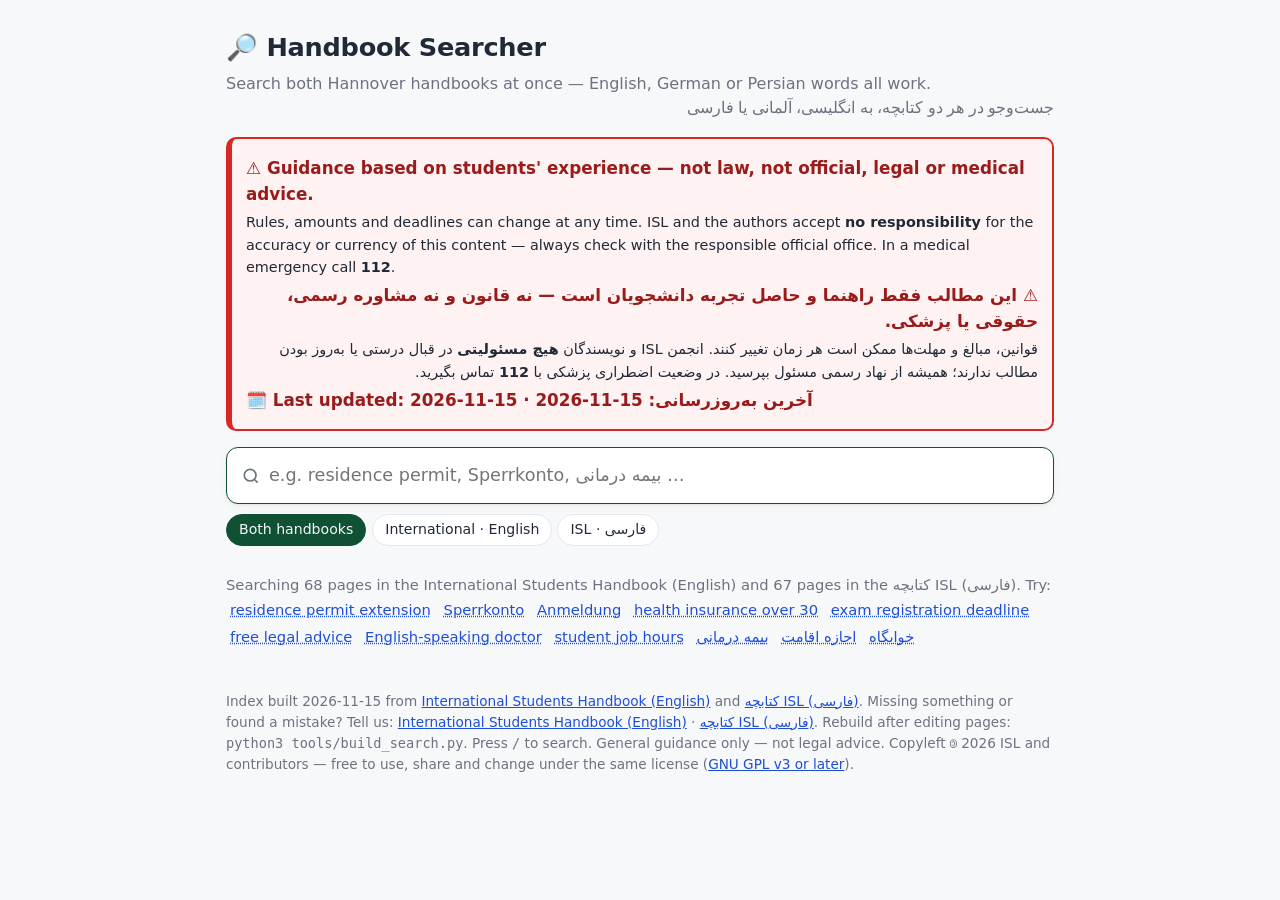
<file: search/index.html>
<!doctype html>
<!-- SPDX-License-Identifier: GPL-3.0-or-later · Copyleft 🄯 2026 ISL and contributors -->
<html lang="en">
<head>
<meta charset="utf-8">
<meta name="viewport" content="width=device-width, initial-scale=1">
<title>Handbook Searcher</title>
<meta name="description" content="Search both Hannover student handbooks — the English handbook for international students and the Persian ISL handbook — in one place.">
<style>
:root {
  --bg: #f7f8fa; --panel: #ffffff; --text: #1f2937; --muted: #6b7280; --line: #e5e7eb;
  --accent: #0f5132; --accent-soft: #e7f3ec; --isl: #1e3a8a; --isl-soft: #e8edfb;
  --mark: #fde68a; --mark-text: #111827; --link: #1d4ed8; --shadow: 0 1px 2px rgba(0,0,0,.05), 0 2px 8px rgba(0,0,0,.04);
  --danger: #fef2f2; --danger-line: #dc2626; --danger-text: #991b1b; --tip: #ecfdf5; --tip-line: #10b981; --note: #eff6ff; --note-line: #3b82f6; --warn: #fffbeb; --warn-line: #f59e0b;
}
@media (prefers-color-scheme: dark) {
  :root:not([data-theme="light"]) {
    --bg: #0f1115; --panel: #171a21; --text: #e5e7eb; --muted: #9ca3af; --line: #2a2f3a;
    --accent: #6fcf97; --accent-soft: #15291f; --isl: #93b4ff; --isl-soft: #18213a;
    --mark: #8a6d0b; --mark-text: #fff; --link: #8ab4ff; --shadow: none;
    --danger: #2a1215; --danger-line: #f87171; --danger-text: #fca5a5; --tip: #10241b; --tip-line: #34d399; --note: #111d33; --note-line: #60a5fa; --warn: #2a2110; --warn-line: #fbbf24;
  }
}
:root[data-theme="dark"] {
  --bg: #0f1115; --panel: #171a21; --text: #e5e7eb; --muted: #9ca3af; --line: #2a2f3a;
  --accent: #6fcf97; --accent-soft: #15291f; --isl: #93b4ff; --isl-soft: #18213a;
  --mark: #8a6d0b; --mark-text: #fff; --link: #8ab4ff; --shadow: none;
  --danger: #2a1215; --danger-line: #f87171; --danger-text: #fca5a5; --tip: #10241b; --tip-line: #34d399; --note: #111d33; --note-line: #60a5fa; --warn: #2a2110; --warn-line: #fbbf24;
}
* { box-sizing: border-box; }
body { margin: 0; background: var(--bg); color: var(--text); font: 16px/1.55 system-ui, -apple-system, "Segoe UI", "Noto Sans", "Vazirmatn", Tahoma, sans-serif; }
a { color: var(--link); }
.wrap { max-width: 860px; margin: 0 auto; padding: 28px 16px 64px; }
header h1 { margin: 0; font-size: 1.6rem; letter-spacing: -.01em; }
header p { margin: 4px 0 0; color: var(--muted); }
header .fa { font-family: "Vazirmatn", Tahoma, sans-serif; text-align: start; margin-top: 0; }
.searchbar { position: sticky; top: 0; z-index: 5; background: var(--bg); padding: 16px 0 10px; }
.box { display: flex; align-items: center; gap: 8px; background: var(--panel); border: 1px solid var(--line); border-radius: 12px; padding: 4px 6px 4px 14px; box-shadow: var(--shadow); }
.box:focus-within { border-color: var(--accent); }
.box svg { flex: none; color: var(--muted); }
#q { flex: 1; min-width: 0; border: 0; outline: 0; background: transparent; color: var(--text); font: inherit; font-size: 1.1rem; padding: 10px 0; }
#clear { border: 0; background: transparent; color: var(--muted); font-size: 1.3rem; cursor: pointer; padding: 4px 10px; visibility: hidden; }
.filters { display: flex; flex-wrap: wrap; gap: 6px; margin-top: 10px; align-items: center; }
.chip { border: 1px solid var(--line); background: var(--panel); color: var(--text); border-radius: 999px; padding: 4px 12px; font: inherit; font-size: .88rem; cursor: pointer; }
.chip[aria-pressed="true"] { background: var(--accent); border-color: var(--accent); color: var(--bg); }
.status { color: var(--muted); font-size: .9rem; margin-left: auto; }
.examples { margin: 18px 0 0; color: var(--muted); font-size: .92rem; }
.examples button { border: 0; background: none; color: var(--link); cursor: pointer; font: inherit; padding: 2px 4px; text-decoration: underline dotted; }
.card { background: var(--panel); border: 1px solid var(--line); border-radius: 12px; margin: 12px 0; padding: 14px 16px; box-shadow: var(--shadow); }
.card .meta { display: flex; flex-wrap: wrap; gap: 8px; align-items: center; font-size: .8rem; color: var(--muted); }
.badge { border-radius: 6px; padding: 1px 8px; font-weight: 600; background: var(--accent-soft); color: var(--accent); }
.badge.isl { background: var(--isl-soft); color: var(--isl); }
.card h2 { font-size: 1.08rem; margin: 6px 0 2px; }
.card h2 a { color: var(--text); text-decoration: none; }
.card h2 a:hover { text-decoration: underline; }
.hit { border-top: 1px solid var(--line); margin-top: 10px; padding-top: 8px; }
.hit:first-of-type { border-top: 0; margin-top: 4px; padding-top: 0; }
.hit-head { display: flex; gap: 8px; align-items: baseline; justify-content: space-between; }
.hit-head button { border: 0; background: none; padding: 0; font: inherit; font-weight: 600; color: var(--text); cursor: pointer; text-align: start; }
.hit-head button::before { content: "▸ "; color: var(--muted); }
.hit-head button[aria-expanded="true"]::before { content: "▾ "; }
.hit-head a { font-size: .8rem; white-space: nowrap; }
.snippet { color: var(--muted); font-size: .93rem; margin: 2px 0 0; overflow-wrap: anywhere; }
mark { background: var(--mark); color: var(--mark-text); border-radius: 3px; padding: 0 1px; }
.content { margin-top: 8px; font-size: .95rem; overflow-wrap: anywhere; }
.content table { border-collapse: collapse; width: 100%; font-size: .86rem; display: block; overflow-x: auto; }
.content th, .content td { border: 1px solid var(--line); padding: 4px 8px; vertical-align: top; text-align: start; }
.content ul, .content ol { padding-inline-start: 22px; margin: 6px 0; }
.content li { margin: 3px 0; }
.content li.sub { margin-inline-start: 22px; list-style: circle; }
.content pre { background: var(--bg); border: 1px solid var(--line); border-radius: 8px; padding: 8px 10px; overflow-x: auto; direction: ltr; text-align: left; }
.content code { font-size: .88em; }
.content img { max-width: 100%; height: auto; background: #fff; border-radius: 8px; }
.content h4 { margin: 10px 0 4px; }
.alert { border-inline-start: 4px solid var(--note-line); background: var(--note); border-radius: 6px; padding: 6px 10px; margin: 8px 0; }
.alert.tip { border-color: var(--tip-line); background: var(--tip); }
.alert.warning, .alert.caution, .alert.important { border-color: var(--warn-line); background: var(--warn); }
.disclaimer { margin: 16px 0 0; padding: 12px 14px; border: 2px solid var(--danger-line); border-inline-start-width: 6px; background: var(--danger); border-radius: 10px; font-size: .9rem; }
.disclaimer p { margin: 4px 0; }
.disclaimer .big { font-weight: 700; font-size: 1.05rem; color: var(--danger-text); }
.empty { text-align: center; color: var(--muted); padding: 40px 0; }
footer { margin-top: 40px; color: var(--muted); font-size: .85rem; }
[dir="rtl"] { font-family: "Vazirmatn", Tahoma, system-ui, sans-serif; }
@media (max-width: 560px) { header h1 { font-size: 1.35rem; } .status { width: 100%; margin-left: 0; } }
</style>
</head>
<body>
<div class="wrap">
  <header>
    <h1>🔎 Handbook Searcher</h1>
    <p>Search both Hannover handbooks at once — English, German or Persian words all work.</p>
    <p class="fa" dir="rtl" lang="fa">جست‌وجو در هر دو کتابچه، به انگلیسی، آلمانی یا فارسی</p>
  </header>

  <aside class="disclaimer" role="note">
    <p class="big">⚠️ Guidance based on students' experience — not law, not official, legal or medical advice.</p>
    <p>Rules, amounts and deadlines can change at any time. ISL and the authors accept <strong>no responsibility</strong> for the accuracy or currency of this content — always check with the responsible official office. In a medical emergency call <strong>112</strong>.</p>
    <p class="big" dir="rtl" lang="fa">⚠️ این مطالب فقط راهنما و حاصل تجربه دانشجویان است — نه قانون و نه مشاوره رسمی، حقوقی یا پزشکی.</p>
    <p dir="rtl" lang="fa">قوانین، مبالغ و مهلت‌ها ممکن است هر زمان تغییر کنند. انجمن ISL و نویسندگان <strong>هیچ مسئولیتی</strong> در قبال درستی یا به‌روز بودن مطالب ندارند؛ همیشه از نهاد رسمی مسئول بپرسید. در وضعیت اضطراری پزشکی با <strong>112</strong> تماس بگیرید.</p>
    <p class="big" id="updated"></p>
  </aside>

  <div class="searchbar">
    <div class="box">
      <svg width="20" height="20" viewBox="0 0 24 24" fill="none" stroke="currentColor" stroke-width="2" aria-hidden="true"><circle cx="11" cy="11" r="7"/><path d="m20 20-3.5-3.5"/></svg>
      <input id="q" type="search" dir="auto" autocomplete="off" spellcheck="false"
             placeholder="e.g. residence permit, Sperrkonto, بیمه درمانی …" aria-label="Search the handbooks">
      <button id="clear" type="button" aria-label="Clear search">×</button>
    </div>
    <div class="filters" role="group" aria-label="Which handbook">
      <button class="chip" data-hb="" aria-pressed="true">Both handbooks</button>
      <span id="hb-chips"></span>
      <span class="status" id="status" aria-live="polite"></span>
    </div>
  </div>

  <main id="results"></main>

  <footer id="footer"></footer>
</div>

<script src="search-index.js"></script>
<script>
(() => {
  "use strict";
  const DATA = window.HANDBOOK_SEARCH;
  const $ = (id) => document.getElementById(id);
  const results = $("results"), input = $("q"), status = $("status");

  if (!DATA) {
    results.innerHTML = '<p class="empty">The search index is missing. Run <code>python3 tools/build_search.py</code> and reload.</p>';
    return;
  }

  // Same steps as normalize() in tools/build_search.py.
  const FA_DIGITS = "۰۱۲۳۴۵۶۷۸۹", AR_DIGITS = "٠١٢٣٤٥٦٧٨٩";
  const LETTERS = { "ي": "ی", "ى": "ی", "ك": "ک", "ة": "ه", "‌": "", "‍": "", "ـ": "" };
  function norm(s) {
    s = s.replace(/[يىكة‌‍ـ]/g, (c) => LETTERS[c])
         .replace(/[۰-۹]/g, (c) => FA_DIGITS.indexOf(c))
         .replace(/[٠-٩]/g, (c) => AR_DIGITS.indexOf(c));
    s = s.normalize("NFKD").replace(/\p{Mn}/gu, "").toLowerCase().replace(/ß/g, "ss");
    return s.replace(/[^\p{L}\p{N}_]+/gu, " ").trim();
  }

  // Plain searchable text of a markdown chunk: link targets and markup removed.
  const toText = (md) => md.replace(/!?\[([^\]]*)\]\([^)]*\)/g, "$1").replace(/\[!(TIP|NOTE|WARNING|IMPORTANT|CAUTION)\]/g, "")
                            .replace(/[*_`>#|]/g, " ").replace(/-{3,}/g, " ");

  const HB = DATA.handbooks, PAGES = DATA.pages;
  const SYN = new Map(), PHRASES = [];
  for (const group of DATA.synonyms) {
    const g = [...new Set(group.map(norm).filter(Boolean))];
    for (const w of g) { SYN.set(w, g); if (w.includes(" ")) PHRASES.push(w); }
  }
  PHRASES.sort((a, b) => b.length - a.length);
  const ITEMS = DATA.items.map(([p, heading, anchor, md]) => {
    const page = PAGES[p], text = toText(md);
    return { p, page, heading, anchor, md, text,
             nTitle: norm(`${page.n} ${page.t}`), nHead: norm(heading), nBody: norm(text) };
  });

  // ---- query parsing and scoring (mirrors tools/search.py) ----
  function parse(q) {
    let rest = ` ${norm(q)} `;
    const found = [];
    for (const ph of PHRASES) if (rest.includes(` ${ph} `)) { found.push(ph); rest = rest.replace(` ${ph} `, " "); }
    const words = rest.split(" ").filter(Boolean);
    const kept = words.length + found.length > 1 ? words.filter((w) => w.length > 1 || /\d/.test(w)) : words;
    const escRe = (w) => w.replace(/[.*+?^${}()|[\]\\]/g, "\\$&");
    return [...found, ...kept].map((w) => {
      const alts = [w, ...(SYN.get(w) || []).filter((s) => s !== w)];
      return { word: w, alts, starts: alts.map((a) => new RegExp(`(^| )${escRe(a)}`, "g")) };
    });
  }
  function count(hay, needle, cap) {
    let n = 0, i = hay.indexOf(needle);
    while (i !== -1 && n < cap) { n++; i = hay.indexOf(needle, i + needle.length); }
    return n;
  }
  function score(item, groups, phrase, requireAll) {
    let total = 0, matched = 0;
    for (const g of groups) {
      let best = 0;
      g.alts.forEach((alt, k) => {
        // The typed word may match inside words (German compounds); synonyms only at a word start.
        const re = g.starts[k], atStart = (s) => { re.lastIndex = 0; return re.test(s); };
        let s;
        if (k === 0) {
          s = (item.nTitle.includes(alt) ? 8 : 0) + (item.nHead.includes(alt) ? 5 : 0) + count(item.nBody, alt, 5);
          if (s && (atStart(item.nTitle) || atStart(item.nHead) || atStart(item.nBody))) s *= 1.25;
        } else {
          s = ((atStart(item.nTitle) ? 8 : 0) + (atStart(item.nHead) ? 5 : 0) + Math.min((item.nBody.match(re) || []).length, 5)) * 0.7;
        }
        best = Math.max(best, s);
      });
      if (best) { matched++; total += best; } else if (requireAll) return 0;
    }
    if (!matched) return 0;
    if (groups.length > 1 && (item.nBody.includes(phrase) || item.nHead.includes(phrase) || item.nTitle.includes(phrase))) total += 12;
    return total * (matched / groups.length);
  }

  // ---- markdown → HTML for the expanded section ----
  const esc = (s) => s.replace(/[&<>"]/g, (c) => ({ "&": "&amp;", "<": "&lt;", ">": "&gt;", '"': "&quot;" }[c]));
  function resolve(url, page) {
    if (/^(https?:|mailto:|#)/.test(url)) return url;
    try { return new URL(url, HB[page.h].url + page.p).href; } catch { return url; }
  }
  function inline(s, page) {
    s = esc(s);
    s = s.replace(/!\[([^\]]*)\]\(([^)\s]+)\)/g, (_, alt, u) => `<img alt="${alt}" src="${resolve(u.replace(/&amp;/g, "&"), page)}?raw=true" loading="lazy">`);
    s = s.replace(/\[([^\]]+)\]\(([^)\s]+)\)/g, (_, t, u) => `<a href="${resolve(u.replace(/&amp;/g, "&"), page)}" target="_blank" rel="noopener">${t}</a>`);
    s = s.replace(/\*\*([^*]+)\*\*/g, "<strong>$1</strong>").replace(/`([^`]+)`/g, "<code>$1</code>")
         .replace(/(^|[\s(])\*([^*\s][^*]*)\*/g, "$1<em>$2</em>").replace(/\\([|#*_])/g, "$1");
    return s;
  }
  function render(md, page) {
    const lines = md.split("\n"), out = [];
    let i = 0;
    while (i < lines.length) {
      const line = lines[i];
      if (/^```/.test(line)) {
        const code = []; i++;
        while (i < lines.length && !/^```/.test(lines[i])) code.push(lines[i++]);
        i++; out.push(`<pre><code>${esc(code.join("\n"))}</code></pre>`); continue;
      }
      if (/^\s*\|/.test(line)) {
        const rows = [];
        while (i < lines.length && /^\s*\|/.test(lines[i])) rows.push(lines[i++]);
        const cells = (r) => r.trim().replace(/^\||\|$/g, "").split(/(?<!\\)\|/).map((c) => c.trim());
        const body = rows.filter((r) => !/^\s*\|[\s|:-]+\|\s*$/.test(r));
        const [head, ...rest] = body;
        out.push("<table><thead><tr>" + cells(head).map((c) => `<th>${inline(c, page)}</th>`).join("") + "</tr></thead><tbody>" +
                 rest.map((r) => "<tr>" + cells(r).map((c) => `<td>${inline(c, page)}</td>`).join("") + "</tr>").join("") + "</tbody></table>");
        continue;
      }
      if (/^>/.test(line)) {
        const q = [];
        while (i < lines.length && /^>/.test(lines[i])) q.push(lines[i++].replace(/^>\s?/, ""));
        const kind = (q[0].match(/^\[!(\w+)\]/) || [])[1];
        if (kind) q.shift();
        out.push(`<div class="alert ${kind ? kind.toLowerCase() : ""}">${q.filter(Boolean).map((l) => inline(l, page)).join("<br>")}</div>`);
        continue;
      }
      if (/^\s*([-*]|\d+\.)\s+/.test(line)) {
        const ordered = /^\s*\d+\./.test(line), items = [];
        while (i < lines.length && (/^\s*([-*]|\d+\.)\s+/.test(lines[i]) || (/^\s{2,}\S/.test(lines[i]) && items.length))) {
          const l = lines[i++], m = l.match(/^(\s*)([-*]|\d+\.)\s+(.*)$/);
          if (m) items.push({ sub: m[1].length > 0, text: m[3], n: parseInt(m[2], 10) });
          else items[items.length - 1].text += " " + l.trim();
        }
        const start = ordered && items[0].n > 1 ? ` start="${items[0].n}"` : "";
        out.push(`<${ordered ? "ol" : "ul"}${start}>` + items.map((it) => `<li${it.sub ? ' class="sub"' : ""}>${inline(it.text, page)}</li>`).join("") + `</${ordered ? "ol" : "ul"}>`);
        continue;
      }
      if (/^#{4,}\s/.test(line)) { out.push(`<h4>${inline(line.replace(/^#+\s*/, ""), page)}</h4>`); i++; continue; }
      if (!line.trim()) { i++; continue; }
      const para = [];
      while (i < lines.length && lines[i].trim() && !/^(\s*\||>|```|\s*([-*]|\d+\.)\s|#)/.test(lines[i])) para.push(lines[i++]);
      if (!para.length) para.push(lines[i++]);
      out.push(`<p>${inline(para.join(" "), page)}</p>`);
    }
    return out.join("");
  }

  // ---- snippets with highlighting ----
  function highlight(text, words, synonyms) {
    const plain = text.replace(/\s+/g, " ").trim();
    const normChars = [], map = [];
    for (let i = 0; i < plain.length; i++) {
      if (/[\u200c\u200dـ\p{Mn}]/u.test(plain[i])) continue;
      const n = norm(plain[i]) || " ";
      for (const c of n) { normChars.push(c); map.push(i); }
    }
    const hay = normChars.join(""), ranges = [];
    for (const w of [...words, ...synonyms]) {
      const wordStartOnly = !words.includes(w);
      let i = hay.indexOf(w);
      while (i !== -1) {
        if (!wordStartOnly || i === 0 || hay[i - 1] === " ") ranges.push([map[i], map[i + w.length - 1] + 1]);
        i = hay.indexOf(w, i + w.length);
      }
    }
    ranges.sort((a, b) => a[0] - b[0]);
    const first = ranges.length ? ranges[0][0] : 0;
    let from = Math.max(0, first - 70);
    if (from > 0) { const sp = plain.indexOf(" ", from); if (sp !== -1 && sp < first) from = sp + 1; }
    let to = Math.min(plain.length, from + 230);
    if (to < plain.length) { const sp = plain.lastIndexOf(" ", to); if (sp > first) to = sp; }
    let out = "", pos = from;
    for (const [a, b] of ranges) {
      if (b <= pos || a >= to) continue;
      out += esc(plain.slice(pos, Math.max(a, pos))) + "<mark>" + esc(plain.slice(Math.max(a, pos), Math.min(b, to))) + "</mark>";
      pos = Math.min(b, to);
    }
    out += esc(plain.slice(pos, to));
    return (from > 0 ? "… " : "") + out + (to < plain.length ? " …" : "");
  }

  // ---- UI ----
  let hbFilter = "";
  $("hb-chips").innerHTML = HB.map((h, i) => `<button class="chip" data-hb="${i}" aria-pressed="false">${esc(h.short)}</button>`).join(" ");
  document.querySelectorAll(".chip").forEach((chip) => chip.addEventListener("click", () => {
    hbFilter = chip.dataset.hb;
    document.querySelectorAll(".chip").forEach((c) => c.setAttribute("aria-pressed", String(c === chip)));
    run();
  }));

  const EXAMPLES = ["residence permit extension", "Sperrkonto", "Anmeldung", "health insurance over 30", "exam registration deadline",
                    "free legal advice", "English-speaking doctor", "student job hours", "بیمه درمانی", "اجازه اقامت", "خوابگاه"];
  function welcome() {
    const counts = HB.map((h, i) => `${PAGES.filter((p) => p.h === i).length} pages in the ${esc(h.name)}`).join(" and ");
    results.innerHTML = `<p class="examples">Searching ${counts}. Try:` +
      EXAMPLES.map((e) => ` <button type="button" dir="auto">${esc(e)}</button>`).join("") + "</p>";
    results.querySelectorAll(".examples button").forEach((b) => b.addEventListener("click", () => { input.value = b.textContent; run(); input.focus(); }));
  }

  function run() {
    const q = input.value.trim();
    $("clear").style.visibility = q ? "visible" : "hidden";
    const hash = q ? "#q=" + encodeURIComponent(q) + (hbFilter ? "&hb=" + hbFilter : "") : " ";
    history.replaceState(null, "", hash === " " ? location.pathname + location.search : hash);
    if (!q) { status.textContent = ""; welcome(); return; }
    const groups = parse(q);
    if (!groups.length) { status.textContent = ""; results.innerHTML = ""; return; }
    const phrase = groups.map((g) => g.word).join(" ");
    const pool = hbFilter === "" ? ITEMS : ITEMS.filter((it) => String(it.page.h) === hbFilter);
    let partial = false;
    let scored = pool.map((it) => [it, score(it, groups, phrase, true)]).filter(([, s]) => s > 0);
    if (!scored.length && groups.length > 1) {
      partial = true;
      scored = pool.map((it) => [it, score(it, groups, phrase, false)]).filter(([, s]) => s > 0);
    }
    // Group section hits by page; best section first.
    const byPage = new Map();
    for (const [it, s] of scored) {
      if (!byPage.has(it.p)) byPage.set(it.p, []);
      byPage.get(it.p).push([it, s]);
    }
    const pages = [...byPage.entries()].map(([p, hits]) => {
      hits.sort((a, b) => b[1] - a[1]);
      return { p, hits, score: hits[0][1] + 0.15 * hits.slice(1).reduce((a, h) => a + h[1], 0) };
    }).sort((a, b) => b.score - a.score);

    const words = groups.map((g) => g.word);
    const synonyms = [...new Set(groups.flatMap((g) => g.alts.slice(1)))].filter((s) => !words.includes(s));
    const nSections = scored.length;
    status.textContent = pages.length ? `${pages.length} page${pages.length > 1 ? "s" : ""} · ${nSections} section${nSections > 1 ? "s" : ""}` : "";
    if (!pages.length) {
      results.innerHTML = `<p class="empty">Nothing found for “${esc(q)}”. Try fewer or other words — German terms often work best (e.g. <em>Anmeldung</em>, <em>Sperrkonto</em>).</p>`;
      return;
    }
    const html = [];
    if (partial) html.push('<p class="examples">No page contains all the words — showing pages with some of them.</p>');
    for (const { p, hits } of pages.slice(0, 40)) {
      const page = PAGES[p], hb = HB[page.h];
      const pageUrl = hb.url + page.p;
      html.push(`<article class="card" dir="${hb.dir}" lang="${hb.lang}">
        <div class="meta"><span class="badge ${hb.id === "isl" ? "isl" : ""}">${esc(hb.short)}</span><span>${esc(page.s)}</span></div>
        <h2><a href="${pageUrl}" target="_blank" rel="noopener">${esc(page.t)}</a></h2>
        ${hits.slice(0, 3).map(([it]) => `<div class="hit" data-i="${ITEMS.indexOf(it)}">
          <div class="hit-head"><button type="button" aria-expanded="false">${esc(it.heading || page.t)}</button>
          <a href="${pageUrl}#${encodeURIComponent(it.anchor)}" target="_blank" rel="noopener">${hb.lang === "fa" ? "باز کردن ↗" : "Open ↗"}</a></div>
          <p class="snippet">${highlight(it.text, words, synonyms)}</p></div>`).join("")}
      </article>`);
    }
    results.innerHTML = html.join("");
    results.querySelectorAll(".hit-head button").forEach((btn) => btn.addEventListener("click", () => {
      const hit = btn.closest(".hit"), open = btn.getAttribute("aria-expanded") === "true";
      btn.setAttribute("aria-expanded", String(!open));
      const existing = hit.querySelector(".content");
      if (existing) { existing.hidden = open; hit.querySelector(".snippet").hidden = !open; return; }
      const it = ITEMS[+hit.dataset.i];
      const div = document.createElement("div");
      div.className = "content";
      div.innerHTML = render(it.md, it.page);
      hit.appendChild(div);
      hit.querySelector(".snippet").hidden = true;
    }));
  }

  let timer;
  input.addEventListener("input", () => { clearTimeout(timer); timer = setTimeout(run, 120); });
  $("clear").addEventListener("click", () => { input.value = ""; run(); input.focus(); });
  document.addEventListener("keydown", (e) => {
    if (e.key === "/" && document.activeElement !== input) { e.preventDefault(); input.focus(); }
  });

  function fromHash() {
    const params = new URLSearchParams(location.hash.slice(1));
    hbFilter = params.get("hb") && HB[+params.get("hb")] ? params.get("hb") : "";
    document.querySelectorAll(".chip").forEach((c) => c.setAttribute("aria-pressed", String(c.dataset.hb === hbFilter)));
    input.value = params.get("q") || "";
    run();
  }
  // replaceState in run() does not fire hashchange, so this only reacts to links and the address bar.
  window.addEventListener("hashchange", fromHash);
  fromHash();
  if (!input.value) input.focus();

  $("updated").innerHTML = `🗓️ Last updated: <bdi dir="ltr">${esc(DATA.built)}</bdi> · <span dir="rtl" lang="fa">آخرین به‌روزرسانی: <bdi dir="ltr">${esc(DATA.built)}</bdi></span>`;
  $("footer").innerHTML = `Index built ${esc(DATA.built)} from ${HB.map((h) => `<a href="${h.url.replace(/blob\/main\/$/, "")}" target="_blank" rel="noopener">${esc(h.name)}</a>`).join(" and ")}. ` +
    `Missing something or found a mistake? Tell us: ${HB.map((h) => `<a href="${h.url.replace(/blob\/main\/$/, "issues/new/choose")}" target="_blank" rel="noopener">${esc(h.name)}</a>`).join(" · ")}. ` +
    "Rebuild after editing pages: <code>python3 tools/build_search.py</code>. Press <kbd>/</kbd> to search. General guidance only — not legal advice. " +
    "Copyleft 🄯 2026 ISL and contributors — free to use, share and change under the same license (<a href=\"https://www.gnu.org/licenses/gpl-3.0.html\" target=\"_blank\" rel=\"noopener\">GNU GPL v3 or later</a>).";
})();
</script>
</body>
</html>
</file>
